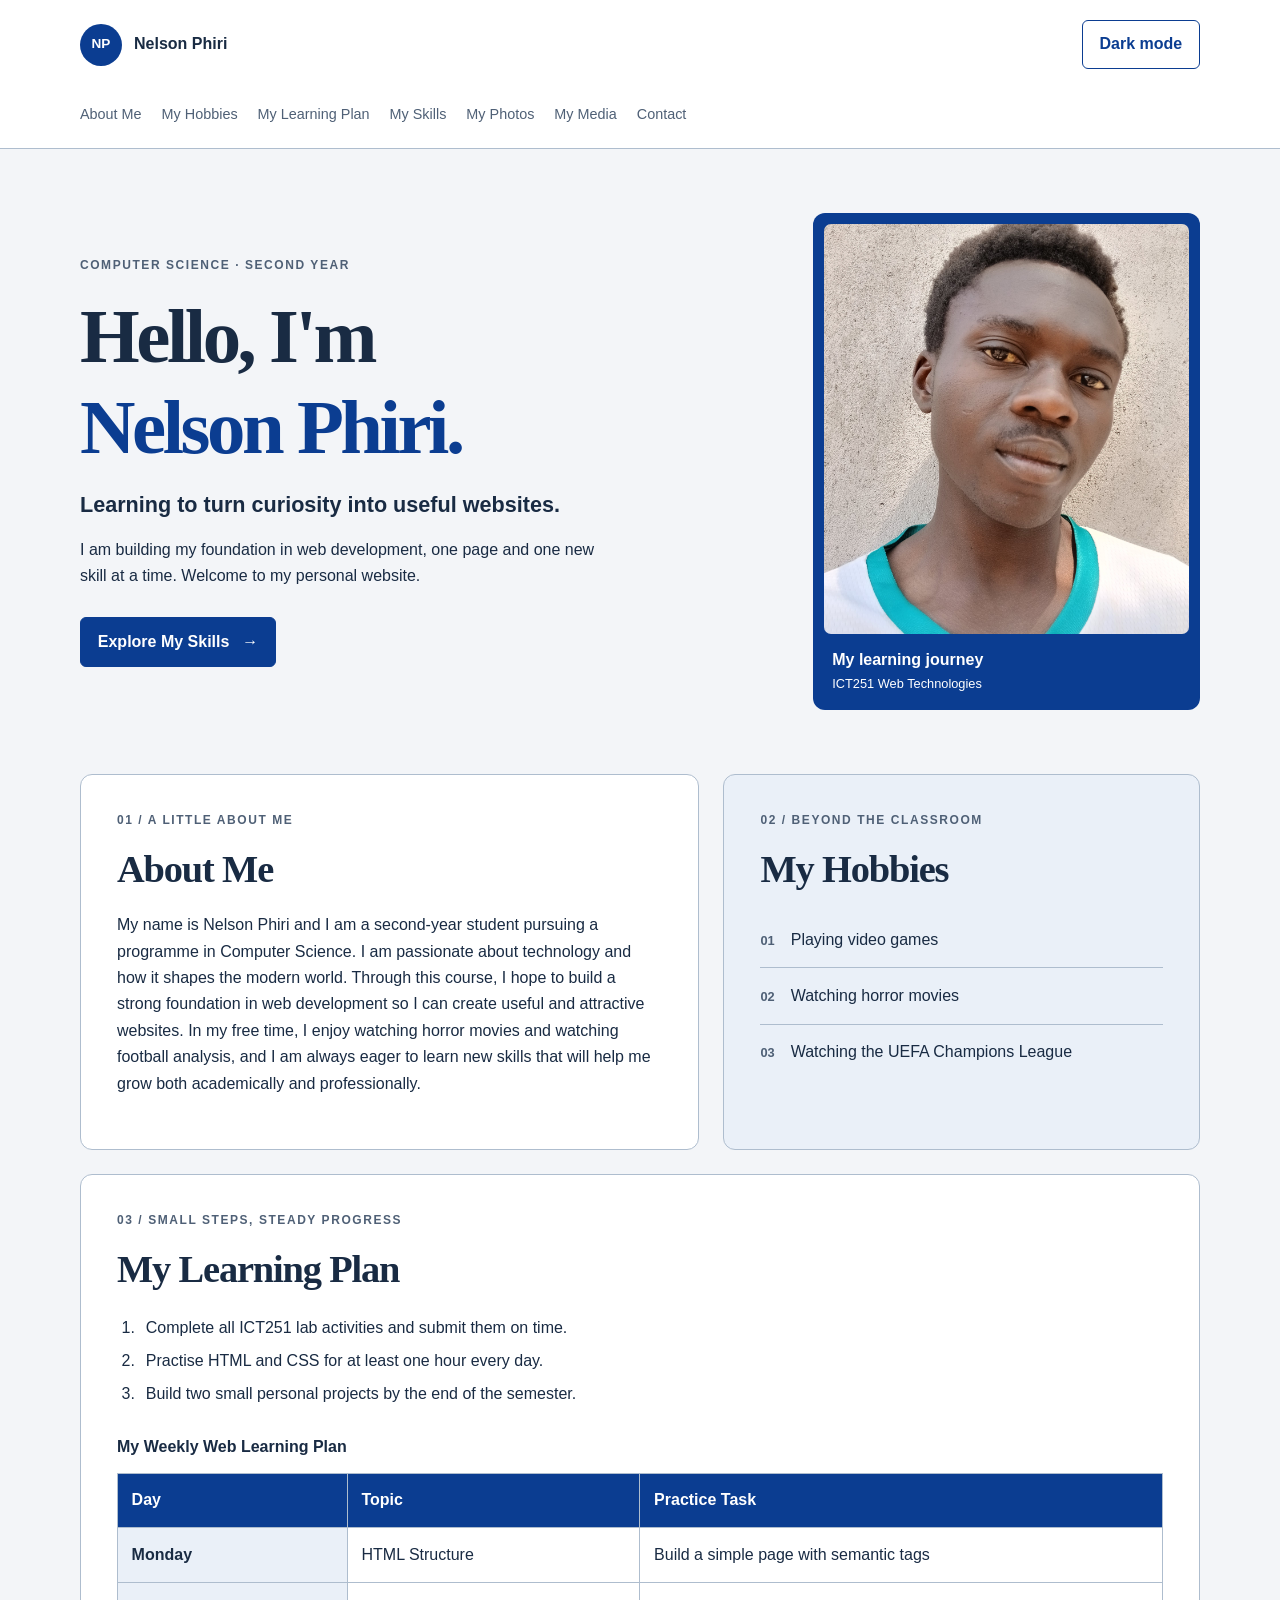
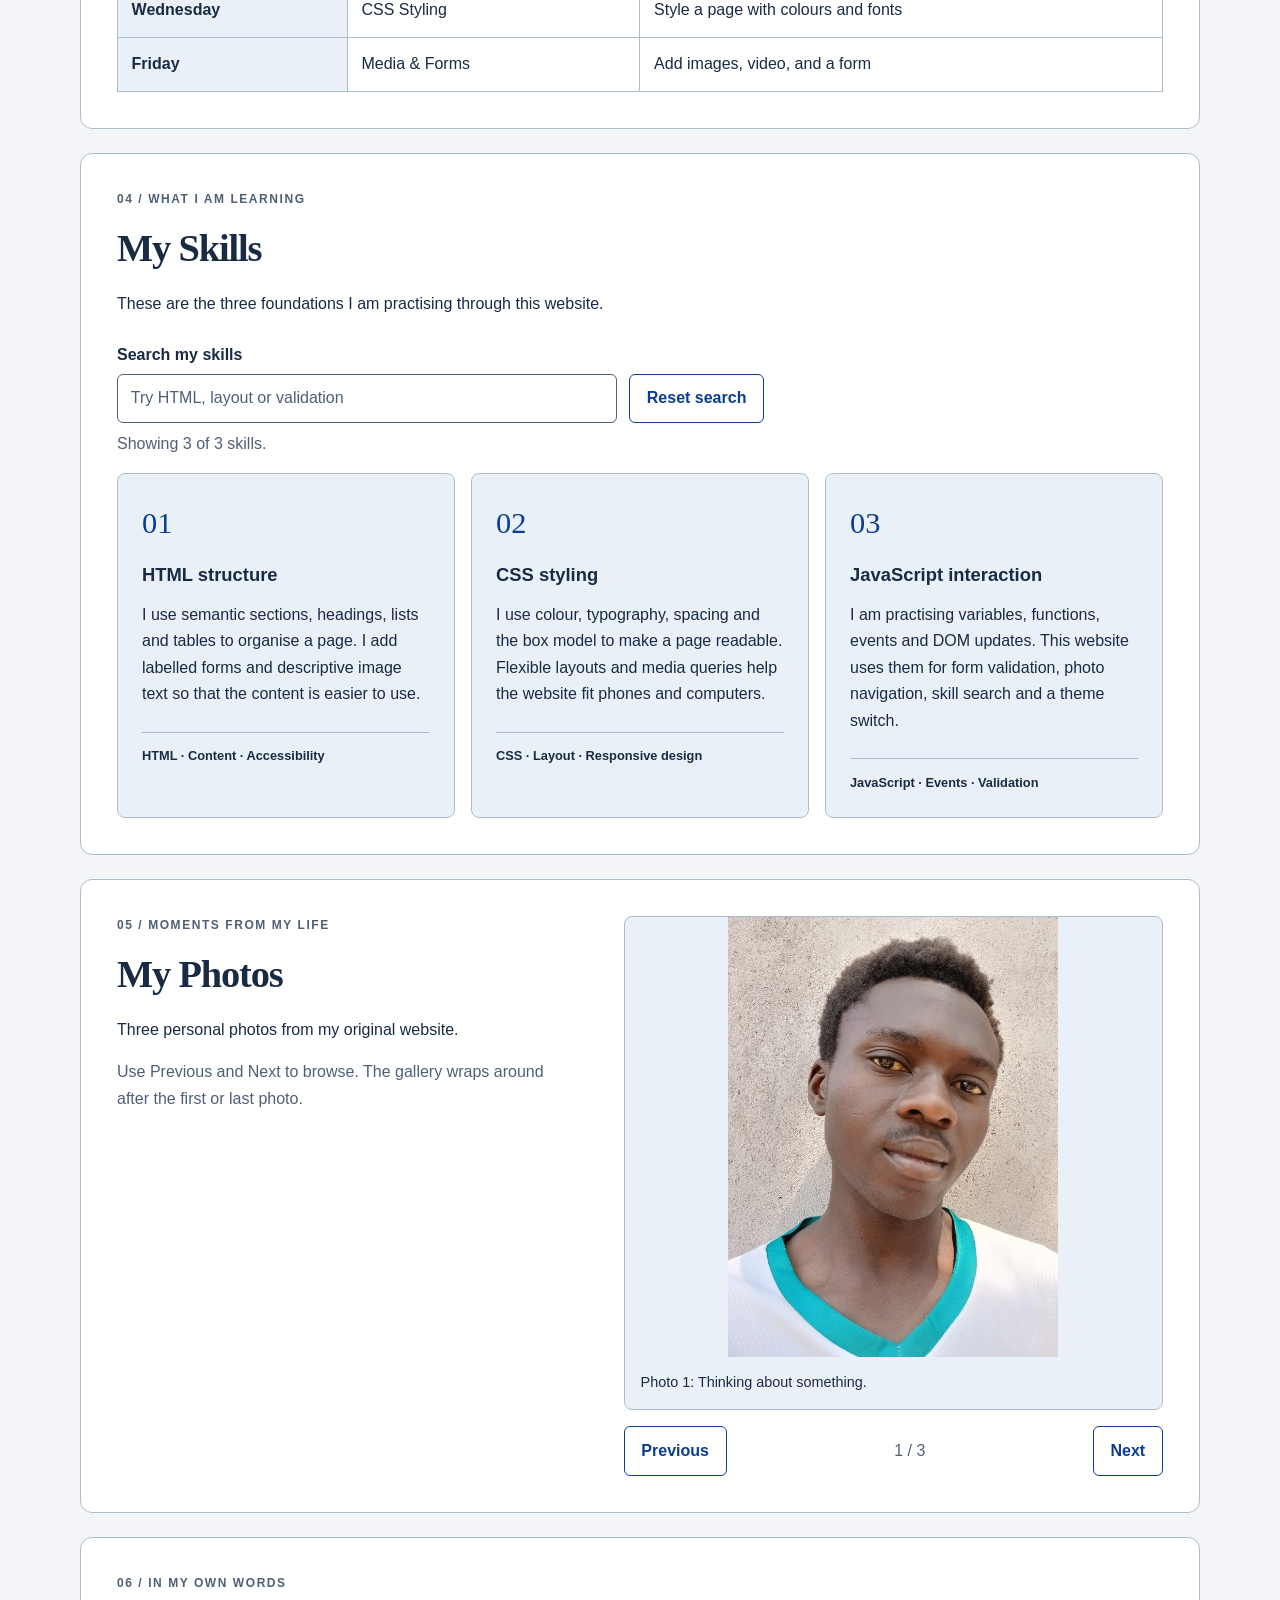
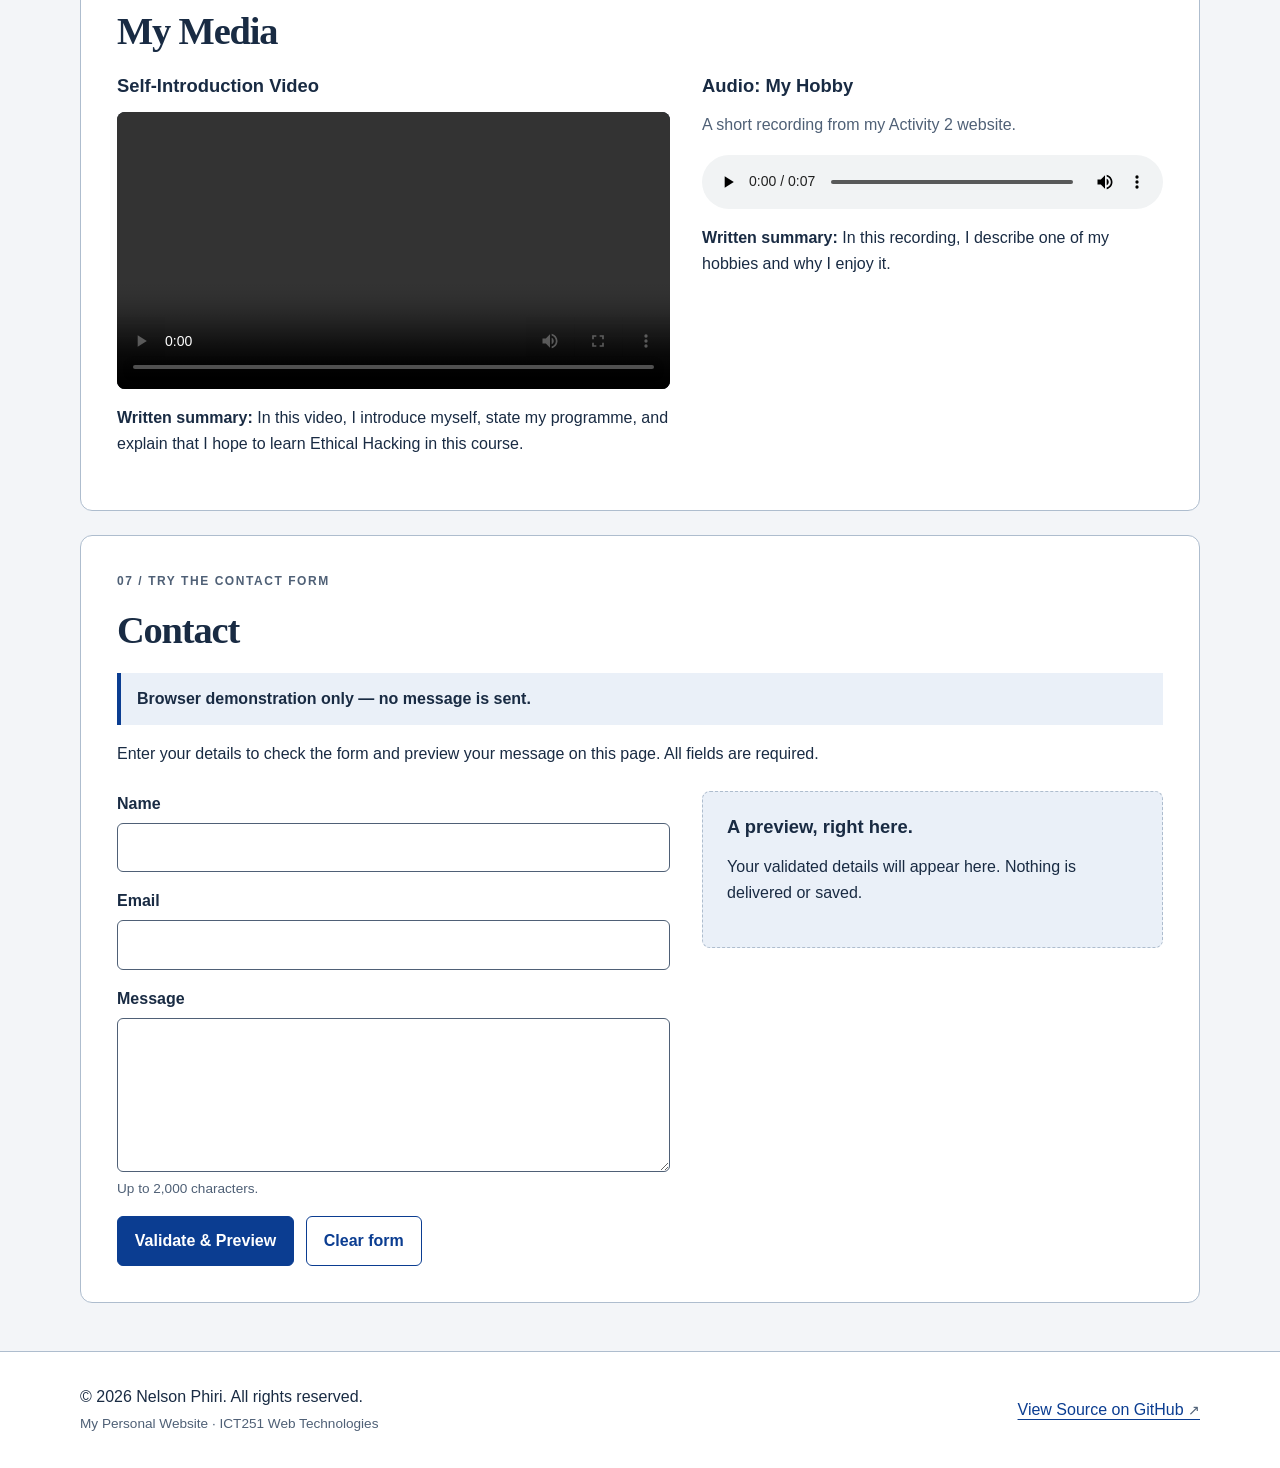
<file: myweb/index.html>
<!DOCTYPE html>
<html lang="en" data-theme="light">
<head>
    <meta charset="UTF-8">
    <meta name="viewport" content="width=device-width, initial-scale=1.0">
    <meta name="description" content="Nelson Phiri's personal website: a Computer Science student's interests, web development skills and learning journey.">
    <meta name="color-scheme" content="light dark">
    <title>Nelson Phiri | My Personal Website</title>
    <link rel="icon" href="images/favicon.svg" type="image/svg+xml">
    <link rel="stylesheet" href="css/styles.css">
    <script src="js/script.js" defer></script>
</head>
<body>
    <a class="skip-link" href="#main-content">Skip to content</a>
    <header class="site-header">
        <div class="header-inner">
            <a class="brand" href="#home" aria-label="Nelson Phiri, home"><span class="monogram" aria-hidden="true">NP</span><span>Nelson Phiri</span></a>
            <button id="theme-toggle" class="button secondary" type="button" aria-pressed="false" hidden>Dark mode</button>
        </div>
        <nav class="main-nav" aria-label="Main navigation">
            <a href="#about">About Me</a>
            <a href="#hobbies">My Hobbies</a>
            <a href="#learning">My Learning Plan</a>
            <a href="#skills">My Skills</a>
            <a href="#photos">My Photos</a>
            <a href="#media">My Media</a>
            <a href="#contact">Contact</a>
        </nav>
    </header>
    <main id="main-content" tabindex="-1">
        <div id="home" class="hero page-width">
            <div class="hero-copy">
                <p class="eyebrow">COMPUTER SCIENCE &middot; SECOND YEAR</p>
                <h1>Hello, I'm<br><span>Nelson Phiri.</span></h1>
                <p class="hero-intro">Learning to turn curiosity into useful websites.</p>
                <p>I am building my foundation in web development, one page and one new skill at a time. Welcome to my personal website.</p>
                <a class="button" href="#skills">Explore My Skills <span aria-hidden="true">&rarr;</span></a>
            </div>
            <div class="hero-photo">
                <img src="images/photo1.jpg" alt="Nelson Phiri wearing a white shirt with a green collar, beside a textured wall" width="2556" height="3408" fetchpriority="high">
                <p>My learning journey <span>ICT251 Web Technologies</span></p>
            </div>
        </div>
        <div class="page-width intro-grid">
            <section id="about" class="content-section">
                <p class="eyebrow">01 / A LITTLE ABOUT ME</p>
                <h2>About Me</h2>
                <p>My name is Nelson Phiri and I am a second-year student pursuing a programme in Computer Science. I am passionate about technology and how it shapes the modern world. Through this course, I hope to build a strong foundation in web development so I can create useful and attractive websites. In my free time, I enjoy watching horror movies and watching football analysis, and I am always eager to learn new skills that will help me grow both academically and professionally.</p>
            </section>
            <section id="hobbies" class="content-section">
                <p class="eyebrow">02 / BEYOND THE CLASSROOM</p>
                <h2>My Hobbies</h2>
                <ul class="hobby-list">
                    <li><span aria-hidden="true">01</span>Playing video games</li>
                    <li><span aria-hidden="true">02</span>Watching horror movies</li>
                    <li><span aria-hidden="true">03</span>Watching the UEFA Champions League</li>
                </ul>
            </section>
        </div>
        <section id="learning" class="content-section page-width">
            <p class="eyebrow">03 / SMALL STEPS, STEADY PROGRESS</p>
            <h2>My Learning Plan</h2>
            <ol class="learning-steps">
                <li>Complete all ICT251 lab activities and submit them on time.</li>
                <li>Practise HTML and CSS for at least one hour every day.</li>
                <li>Build two small personal projects by the end of the semester.</li>
            </ol>
            <table>
                <caption>My Weekly Web Learning Plan</caption>
                <thead><tr><th scope="col">Day</th><th scope="col">Topic</th><th scope="col">Practice Task</th></tr></thead>
                <tbody>
                    <tr><th scope="row">Monday</th><td>HTML Structure</td><td>Build a simple page with semantic tags</td></tr>
                    <tr><th scope="row">Wednesday</th><td>CSS Styling</td><td>Style a page with colours and fonts</td></tr>
                    <tr><th scope="row">Friday</th><td>Media &amp; Forms</td><td>Add images, video, and a form</td></tr>
                </tbody>
            </table>
        </section>
        <section id="skills" class="content-section page-width">
            <p class="eyebrow">04 / WHAT I AM LEARNING</p>
            <h2>My Skills</h2>
            <p>These are the three foundations I am practising through this website.</p>
            <div id="skill-tools" class="filter-tools" hidden>
                <div class="search-field"><label for="skill-search">Search my skills</label><input id="skill-search" type="search" placeholder="Try HTML, layout or validation" aria-controls="skill-list" maxlength="100"></div>
                <button id="reset-skills" class="button secondary" type="button">Reset search</button>
            </div>
            <p id="skill-status" class="muted" role="status" aria-live="polite" aria-atomic="true" hidden></p>
            <div id="skill-list" class="skill-grid">
                <article class="skill-card">
                    <p class="skill-number" aria-hidden="true">01</p><h3>HTML structure</h3>
                    <p>I use semantic sections, headings, lists and tables to organise a page. I add labelled forms and descriptive image text so that the content is easier to use.</p>
                    <p class="skill-tag">HTML &middot; Content &middot; Accessibility</p>
                </article>
                <article class="skill-card">
                    <p class="skill-number" aria-hidden="true">02</p><h3>CSS styling</h3>
                    <p>I use colour, typography, spacing and the box model to make a page readable. Flexible layouts and media queries help the website fit phones and computers.</p>
                    <p class="skill-tag">CSS &middot; Layout &middot; Responsive design</p>
                </article>
                <article class="skill-card">
                    <p class="skill-number" aria-hidden="true">03</p><h3>JavaScript interaction</h3>
                    <p>I am practising variables, functions, events and DOM updates. This website uses them for form validation, photo navigation, skill search and a theme switch.</p>
                    <p class="skill-tag">JavaScript &middot; Events &middot; Validation</p>
                </article>
            </div>
        </section>
        <section id="photos" class="content-section page-width photo-section">
            <div>
                <p class="eyebrow">05 / MOMENTS FROM MY LIFE</p>
                <h2>My Photos</h2>
                <p>Three personal photos from my original website.</p>
                <p id="gallery-help" class="muted" hidden>Use Previous and Next to browse. The gallery wraps around after the first or last photo.</p>
            </div>
            <div class="gallery-shell">
                <div class="gallery" id="photo-gallery" aria-label="Personal photo gallery">
                    <figure>
                        <img src="images/photo1.jpg" alt="Nelson Phiri in a white shirt with a green collar beside a textured wall" width="2556" height="3408" loading="lazy">
                        <figcaption>Photo 1: Thinking about something.</figcaption>
                    </figure>
                    <figure>
                        <img src="images/photo2.jpg" alt="A close-up portrait of Nelson Phiri indoors against a pale wall" width="2556" height="3408" loading="lazy">
                        <figcaption>Photo 2: A close-up portrait indoors.</figcaption>
                    </figure>
                    <figure>
                        <img src="images/photo3.jpg" alt="Nelson Phiri facing the camera in a white and green shirt indoors" width="2556" height="3408" loading="lazy">
                        <figcaption>Photo 3: Relaxing at home.</figcaption>
                    </figure>
                </div>
                <div id="gallery-controls" class="gallery-controls" hidden>
                    <button id="previous-photo" class="button secondary" type="button" aria-controls="photo-gallery">Previous</button>
                    <span id="photo-counter">1 / 3</span>
                    <button id="next-photo" class="button secondary" type="button" aria-controls="photo-gallery">Next</button>
                </div>
                <p id="gallery-status" class="sr-only" role="status" aria-live="polite" aria-atomic="true"></p>
            </div>
        </section>
        <section id="media" class="content-section page-width">
            <p class="eyebrow">06 / IN MY OWN WORDS</p>
            <h2>My Media</h2>
            <div class="media-grid">
                <article class="media-card">
                    <h3>Self-Introduction Video</h3>
                    <video controls playsinline preload="metadata" width="480">
                        <source src="videos/intro.mp4" type="video/mp4">
                        Your browser does not support video. <a href="videos/intro.mp4">Open my introduction video</a>.
                    </video>
                    <p><strong>Written summary:</strong> In this video, I introduce myself, state my programme, and explain that I hope to learn Ethical Hacking in this course.</p>
                </article>
                <article class="media-card">
                    <h3>Audio: My Hobby</h3>
                    <p class="muted">A short recording from my Activity 2 website.</p>
                    <audio controls preload="metadata">
                        <source src="videos/voice.mp3" type="audio/mpeg">
                        Your browser does not support audio. <a href="videos/voice.mp3">Open my hobby recording</a>.
                    </audio>
                    <p><strong>Written summary:</strong> In this recording, I describe one of my hobbies and why I enjoy it.</p>
                </article>
            </div>
        </section>
        <section id="contact" class="content-section page-width">
            <p class="eyebrow">07 / TRY THE CONTACT FORM</p>
            <h2>Contact</h2>
            <p id="form-notice" class="notice">Browser demonstration only &mdash; no message is sent.</p>
            <p>Enter your details to check the form and preview your message on this page. All fields are required.</p>
            <noscript><p class="form-error">Enable JavaScript to use the local form preview. The form does not send messages.</p></noscript>
            <div class="contact-grid">
                <form id="contact-form" aria-describedby="form-notice">
                    <div class="field">
                        <label for="contact-name">Name</label>
                        <input id="contact-name" name="name" type="text" autocomplete="name" maxlength="80" required aria-describedby="name-error">
                        <p id="name-error" class="form-error" hidden></p>
                    </div>
                    <div class="field">
                        <label for="contact-email">Email</label>
                        <input id="contact-email" name="email" type="email" autocomplete="email" maxlength="254" required aria-describedby="email-error">
                        <p id="email-error" class="form-error" hidden></p>
                    </div>
                    <div class="field">
                        <label for="contact-message">Message</label>
                        <textarea id="contact-message" name="message" rows="5" maxlength="2000" required aria-describedby="message-help message-error"></textarea>
                        <p id="message-help" class="field-help">Up to 2,000 characters.</p>
                        <p id="message-error" class="form-error" hidden></p>
                    </div>
                    <p id="form-status" role="status" aria-live="polite" aria-atomic="true"></p>
                    <div class="form-actions">
                        <button id="preview-button" class="button" type="submit" disabled>Validate &amp; Preview</button>
                        <button class="button secondary" type="reset">Clear form</button>
                    </div>
                </form>
                <div class="preview-area">
                    <div id="preview-placeholder"><h3>A preview, right here.</h3><p>Your validated details will appear here. Nothing is delivered or saved.</p></div>
                    <div id="contact-preview" hidden>
                        <h3>Your validated preview</h3>
                        <p>Data validated. This is a local preview only; no message was sent.</p>
                        <dl>
                            <dt>Name</dt><dd id="preview-name"></dd>
                            <dt>Email</dt><dd id="preview-email"></dd>
                            <dt>Message</dt><dd id="preview-message"></dd>
                        </dl>
                    </div>
                </div>
            </div>
        </section>
    </main>
    <footer>
        <div class="page-width footer-inner">
            <p>&copy; 2026 Nelson Phiri. All rights reserved.<br><span>My Personal Website &middot; ICT251 Web Technologies</span></p>
            <a href="https://github.com/CyberElohim-1666/ICT252-myweb">View Source on GitHub <span aria-hidden="true">&nearr;</span></a>
        </div>
    </footer>
</body>
</html>
</file>
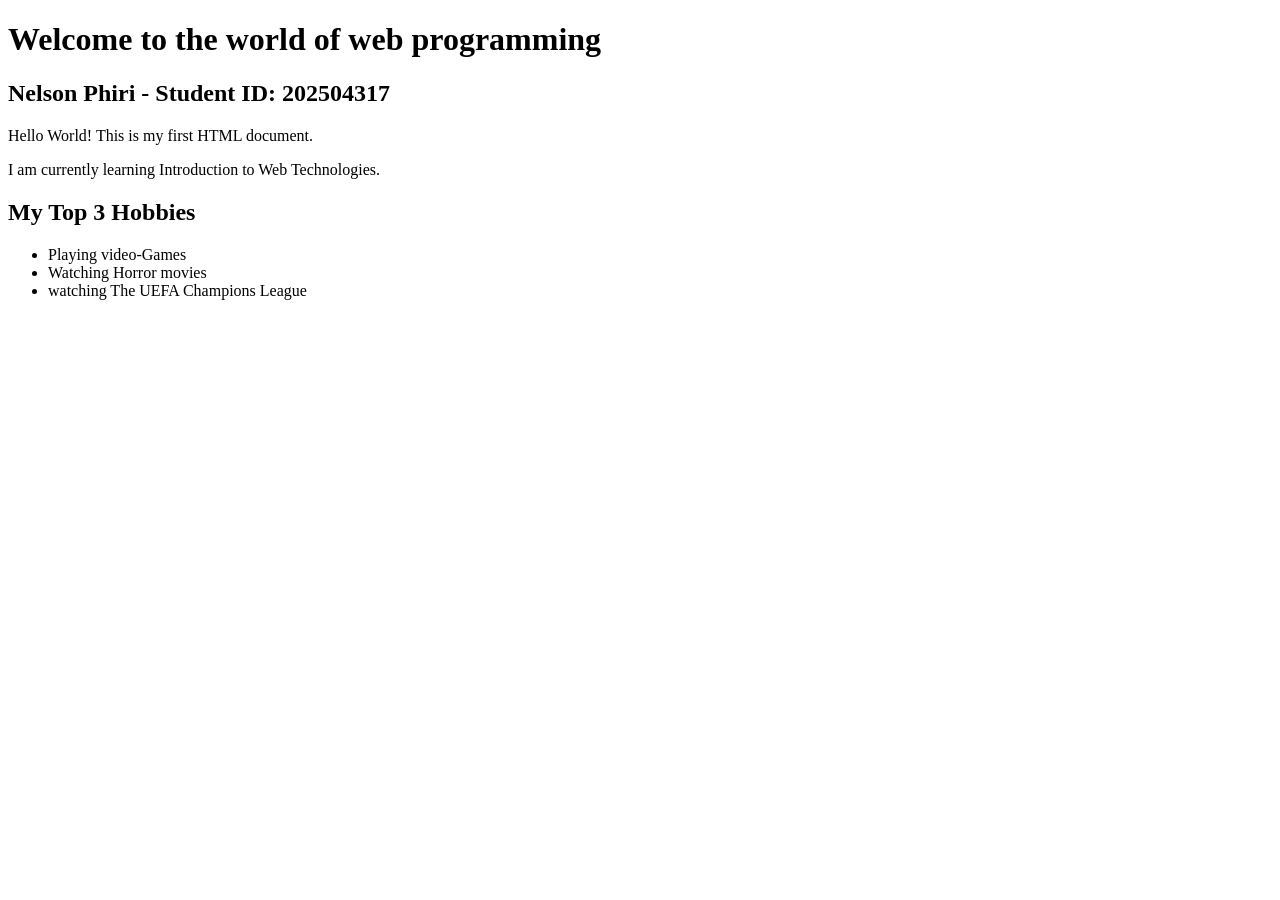
<file: myweb/activity1_backup.html>
<!DOCTYPE html>
<html lang="en">
<head>
    <meta charset="UTF-8">
    <meta name="viewport" content="width=device-width, initial-scale=1.0">
    <title>My First Web Page</title>
</head>
<body>
    <h1>Welcome to the world of web programming</h1>
    <h2>Nelson Phiri - Student ID: 202504317</h2>
    <p>Hello World! This is my first HTML document.</p>
    <p>I am currently learning Introduction to Web Technologies.</p>

    <h2>My Top 3 Hobbies</h2>
    <ul>
        <li>Playing video-Games</li>
        <li>Watching Horror movies</li>
        <li>watching The UEFA Champions League</li>

    </ul>
</body>
</html>
</file>
<file: myweb/css/styles.css>
/* Element selectors and shared colours keep the original blue identity. */
:root {
    color-scheme: light;
    --page: #f3f5f8;
    --surface: #ffffff;
    --soft: #eaf0f8;
    --text: #192b43;
    --muted: #4f6076;
    --brand: #0b3d91;
    --button-text: #ffffff;
    --border: #aebdce;
    --focus: #925006;
    --error: #a7192b;
}
:root[data-theme="dark"] {
    color-scheme: dark;
    --page: #101b2b;
    --surface: #18273a;
    --soft: #21344c;
    --text: #edf3fc;
    --muted: #b5c5dc;
    --brand: #a9cdff;
    --button-text: #112441;
    --border: #647992;
    --focus: #ffd080;
    --error: #ffadb6;
}
* { box-sizing: border-box; }
[hidden] { display: none !important; }
body { margin: 0; background: var(--page); color: var(--text); font: 1rem/1.65 Arial, Helvetica, sans-serif; }
h1, h2, h3 { color: var(--text); line-height: 1.18; }
h1, h2 { font-family: Georgia, "Times New Roman", serif; }
h1 { margin: 1rem 0; font-size: clamp(2.6rem, 6vw, 4.9rem); letter-spacing: -0.045em; }
h1 span { color: var(--brand); }
h2 { font-size: clamp(1.8rem, 3vw, 2.5rem); margin: 0 0 1.25rem; letter-spacing: -0.03em; }
h3 { font-size: 1.15rem; margin: 0 0 1rem; }
p { margin: 0 0 1rem; }
a { color: var(--brand); text-underline-offset: 0.22em; }
a:hover { text-decoration-thickness: 2px; }
button, input, textarea { font: inherit; }
button, .button { min-height: 44px; }
button { cursor: pointer; }
button:disabled { cursor: not-allowed; opacity: 0.65; }
a:focus-visible, button:focus-visible, input:focus-visible, textarea:focus-visible { outline: 3px solid var(--focus); outline-offset: 4px; }
img, video { display: block; max-width: 100%; height: auto; }
audio { display: block; width: 100%; max-width: 100%; }
section, #home { scroll-margin-top: 1rem; }
/* Class selectors: spacing, borders and padding demonstrate the box model. */
.page-width { width: min(1120px, calc(100% - 3rem)); margin-inline: auto; }
.content-section { background: var(--surface); border: 1px solid var(--border); border-radius: 12px; padding: 2.25rem; margin-bottom: 1.5rem; min-width: 0; }
.eyebrow { color: var(--muted); font-size: 0.75rem; font-weight: 700; letter-spacing: 0.13em; margin-bottom: 1rem; }
.muted, .field-help { color: var(--muted); }
.button { display: inline-flex; align-items: center; justify-content: center; gap: 0.8rem; padding: 0.65rem 1.05rem; border: 1px solid var(--brand); border-radius: 6px; background: var(--brand); color: var(--button-text); text-decoration: none; font-weight: 700; text-align: center; }
.button:hover { text-decoration: underline; text-underline-offset: 0.22em; box-shadow: 0 0 0 1px var(--brand); }
.button.secondary { color: var(--brand); background: var(--surface); }
.skip-link { position: absolute; top: 0.5rem; left: 1rem; z-index: 5; padding: 0.75rem; background: var(--surface); transform: translateY(-200%); }
.skip-link:focus { transform: translateY(0); }
.sr-only { position: absolute; width: 1px; height: 1px; padding: 0; margin: -1px; overflow: hidden; clip-path: inset(50%); white-space: nowrap; border: 0; }
/* Header and navigation stay visible and usable without JavaScript. */
.site-header { background: var(--surface); border-bottom: 1px solid var(--border); }
.header-inner, .main-nav { max-width: 1120px; margin: auto; }
.header-inner { display: flex; align-items: center; justify-content: space-between; gap: 1rem; padding: 1.25rem 0; }
.brand { display: inline-flex; gap: 0.75rem; align-items: center; font-weight: 700; text-decoration: none; color: var(--text); }
.monogram { background: var(--brand); color: var(--button-text); display: grid; place-items: center; width: 42px; height: 42px; border-radius: 50%; font-size: 0.85rem; }
.main-nav { display: flex; flex-wrap: wrap; gap: 0.25rem 1.25rem; padding: 0.25rem 0 0.65rem; }
.main-nav a { display: inline-flex; align-items: center; min-height: 44px; color: var(--muted); font-size: 0.9rem; text-decoration: none; }
.main-nav a:hover { color: var(--brand); text-decoration: underline; }
/* Introductory area keeps Nelson's own portrait and personal information. */
.hero { display: grid; grid-template-columns: 1.35fr 0.8fr; align-items: center; gap: 5rem; padding-block: 4rem; }
.hero-copy { min-width: 0; }
.hero-copy > p:not(.eyebrow) { max-width: 540px; }
.hero-intro { font-size: 1.35rem; font-weight: 700; line-height: 1.45; }
.hero .button { margin-top: 0.75rem; }
.hero-photo { background: var(--brand); border-radius: 12px; padding: 0.7rem; }
.hero-photo img { width: 100%; aspect-ratio: 4 / 4.5; object-fit: cover; object-position: center 40%; border-radius: 7px; }
.hero-photo p { color: var(--button-text); padding: 0.8rem 0.5rem 0.3rem; margin: 0; font-weight: 700; }
.hero-photo span { display: block; font-size: 0.8rem; font-weight: 400; }
.intro-grid { display: grid; grid-template-columns: 1.3fr 1fr; gap: 1.5rem; }
.intro-grid .content-section { margin-inline: 0; }
/* ID selector highlights the hobbies section. */
#hobbies { background: var(--soft); }
.hobby-list { list-style: none; padding: 0; margin: 0; }
.hobby-list li { display: flex; align-items: baseline; gap: 1rem; border-bottom: 1px solid var(--border); padding: 0.9rem 0; }
.hobby-list li:last-child { border: 0; }
.hobby-list span { font-size: 0.8rem; font-weight: 700; color: var(--muted); }
.learning-steps { padding-left: 1.4rem; }
.learning-steps li { padding: 0.2rem 0 0.2rem 0.4rem; }
table { width: 100%; border-collapse: collapse; margin-top: 1.5rem; table-layout: fixed; }
caption { text-align: left; font-weight: 700; margin-bottom: 0.75rem; }
th, td { border: 1px solid var(--border); padding: 0.85rem; text-align: left; overflow-wrap: anywhere; }
thead th { background: var(--brand); color: var(--button-text); }
thead th:first-child { width: 22%; }
thead th:nth-child(2) { width: 28%; }
tbody th { background: var(--soft); }
/* Three matching skill cards can be searched with JavaScript. */
.filter-tools { display: flex; align-items: end; gap: 0.75rem; margin: 1.5rem 0 0.5rem; }
.search-field { flex: 1; max-width: 500px; min-width: 0; }
.skill-grid { display: grid; grid-template-columns: repeat(3, minmax(0, 1fr)); gap: 1rem; }
.skill-card { padding: 1.5rem; border: 1px solid var(--border); border-radius: 8px; background: var(--soft); overflow-wrap: anywhere; }
.skill-number { font-size: 1.9rem; color: var(--brand); font-family: Georgia, serif; }
.skill-tag { border-top: 1px solid var(--border); margin: 1.5rem 0 0; padding-top: 0.8rem; font-size: 0.8rem; font-weight: 700; }
/* All photos are available without JS; the viewer shows one at a time with JS. */
.photo-section { display: grid; grid-template-columns: 0.85fr 1fr; gap: 3rem; }
.gallery-shell { min-width: 0; }
.gallery { display: grid; gap: 1rem; }
.gallery figure { margin: 0; border: 1px solid var(--border); border-radius: 8px; overflow: hidden; background: var(--soft); }
.gallery img { width: 100%; height: 440px; object-fit: contain; }
figcaption { padding: 0.9rem 1rem; font-size: 0.9rem; }
.gallery-controls { display: flex; align-items: center; justify-content: space-between; gap: 0.5rem; margin-top: 1rem; }
#photo-counter { font-variant-numeric: tabular-nums; color: var(--muted); white-space: nowrap; }
.media-grid { display: grid; grid-template-columns: 1.2fr 1fr; gap: 2rem; }
.media-card { min-width: 0; }
.media-card video { background: #0b1422; width: 100%; max-height: 400px; border-radius: 8px; object-fit: contain; }
.media-card audio { margin-block: 1rem; }
.media-card > p { margin-top: 1rem; }
/* Labelled fields, inline errors and the local preview. */
.notice { background: var(--soft); border-left: 4px solid var(--brand); padding: 0.8rem 1rem; font-weight: 700; }
.contact-grid { display: grid; grid-template-columns: 1.2fr 1fr; gap: 2rem; margin-top: 1.5rem; }
form, .field { min-width: 0; }
.field { margin-bottom: 1rem; }
label { display: block; font-weight: 700; margin-bottom: 0.35rem; }
input, textarea { width: 100%; min-width: 0; min-height: 44px; background: var(--surface); color: var(--text); border: 1px solid var(--muted); padding: 0.65rem 0.8rem; border-radius: 6px; }
input::placeholder, textarea::placeholder { color: var(--muted); opacity: 1; }
textarea { display: block; resize: vertical; }
input[aria-invalid="true"], textarea[aria-invalid="true"] { border: 2px solid var(--error); }
.form-error { color: var(--error); font-weight: 700; font-size: 0.9rem; margin: 0.4rem 0 0; }
.field-help { font-size: 0.85rem; margin: 0.35rem 0 0; }
#form-status:empty { display: none; }
.form-actions { display: flex; flex-wrap: wrap; gap: 0.75rem; }
.preview-area { min-width: 0; background: var(--soft); border: 1px dashed var(--border); border-radius: 8px; padding: 1.5rem; align-self: start; }
dt { font-weight: 700; }
dd { margin: 0.15rem 0 1rem; overflow-wrap: anywhere; white-space: pre-wrap; }
footer { margin-top: 3rem; background: var(--surface); border-top: 1px solid var(--border); padding-block: 2rem; }
.footer-inner { display: flex; align-items: center; justify-content: space-between; gap: 1rem; }
.footer-inner p { margin: 0; }
.footer-inner span { color: var(--muted); font-size: 0.85rem; }
/* Responsive layout: no fixed page widths or sideways page scrolling. */
@media (max-width: 1180px) {
    .header-inner, .main-nav { margin-inline: 1.5rem; }
    .hero { gap: 3rem; }
}
@media (max-width: 760px) {
    .page-width { width: calc(100% - 2rem); }
    .header-inner, .main-nav { margin-inline: 1rem; }
    .header-inner { gap: 0.5rem; }
    .main-nav { column-gap: 1rem; }
    .hero { grid-template-columns: 1fr; gap: 2rem; padding-block: 2.5rem; }
    .hero-photo { width: min(100%, 340px); }
    .intro-grid, .skill-grid, .photo-section, .media-grid, .contact-grid { grid-template-columns: 1fr; }
    .intro-grid { gap: 0; }
    .content-section { padding: 1.25rem; }
    .photo-section, .media-grid, .contact-grid { gap: 1.5rem; }
    .filter-tools { align-items: stretch; flex-direction: column; }
    .filter-tools .button { align-self: start; }
    .gallery img { height: 360px; }
    th, td { padding: 0.5rem; font-size: 0.85rem; }
    thead th:first-child { width: 34%; }
    thead th:nth-child(2) { width: 26%; }
    .footer-inner { flex-direction: column; align-items: flex-start; }
}
@media (max-width: 380px) {
    .brand { gap: 0.4rem; font-size: 0.9rem; }
    .monogram { width: 34px; height: 34px; }
    .header-inner .button { padding-inline: 0.6rem; font-size: 0.9rem; }
    .gallery img { height: 310px; }
    .gallery-controls .button { padding-inline: 0.7rem; }
    th, td { padding: 0.4rem; font-size: 0.8rem; }
}
</file>
